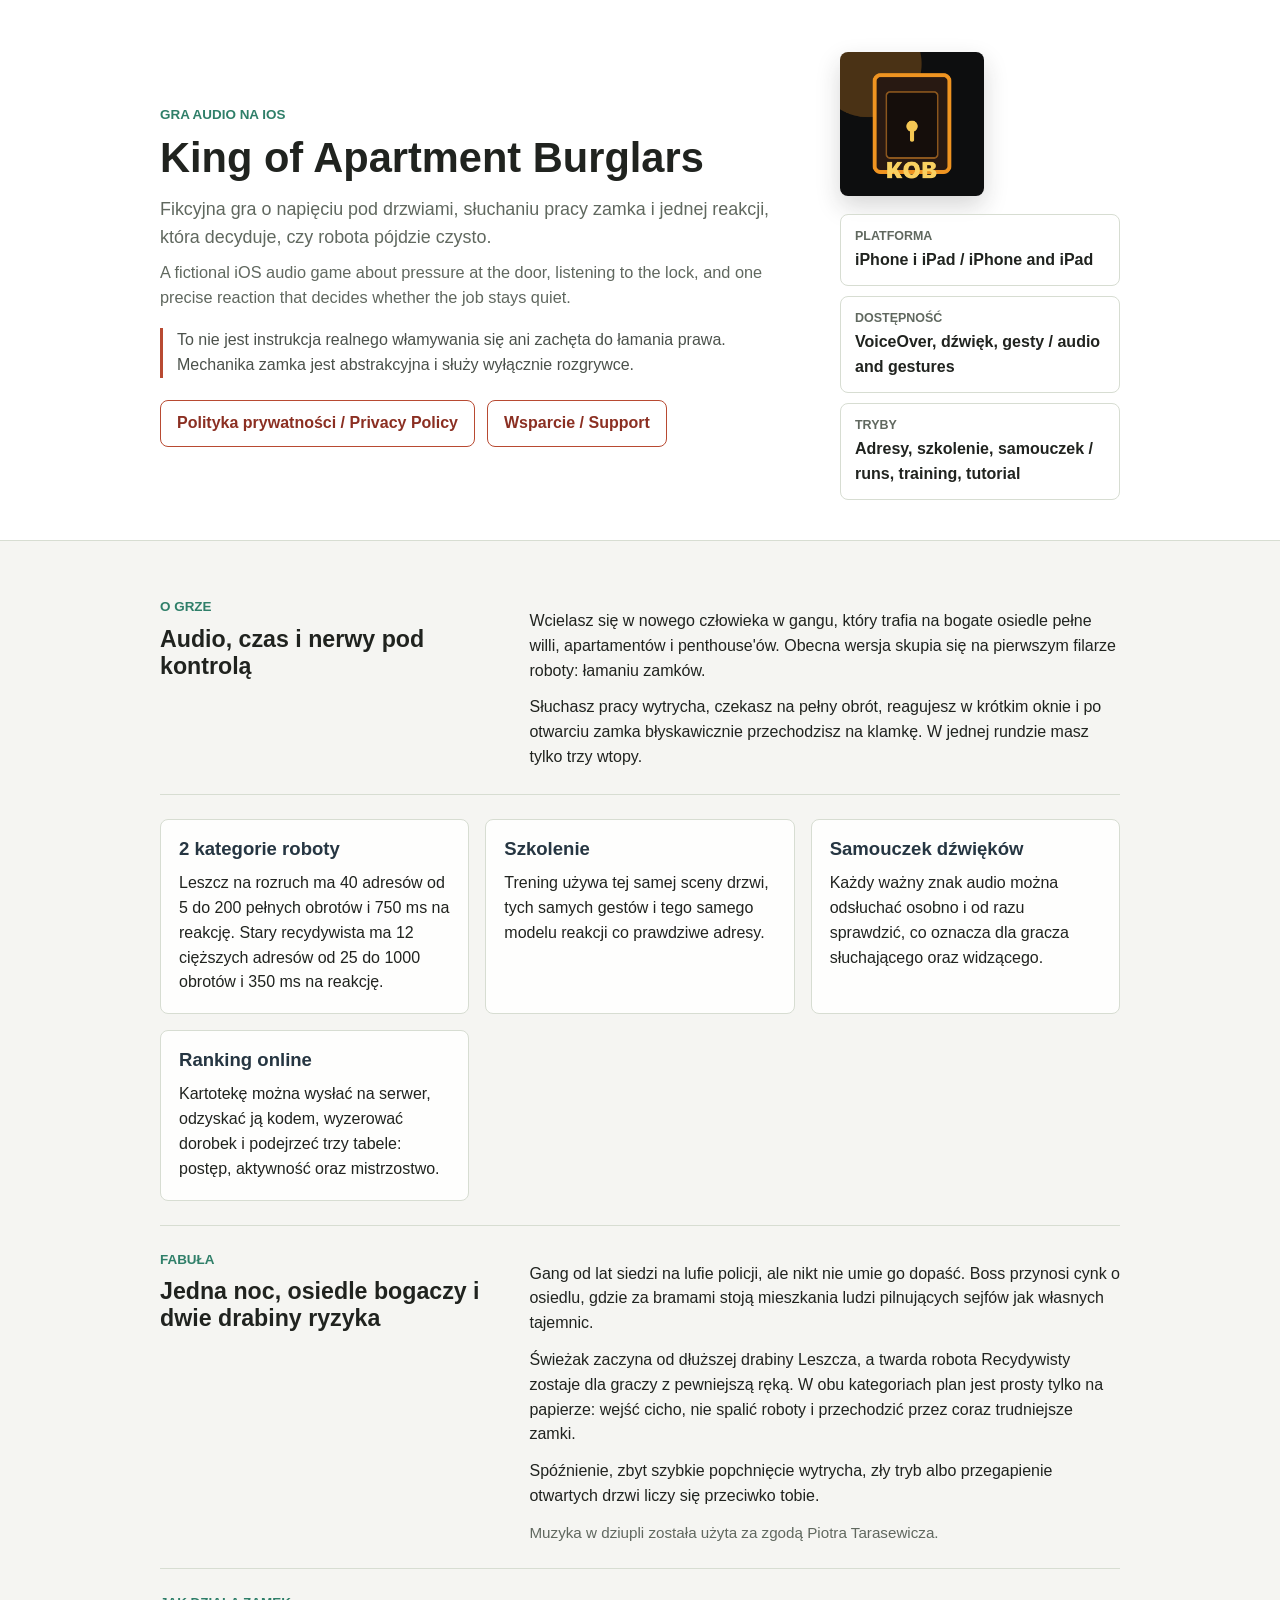
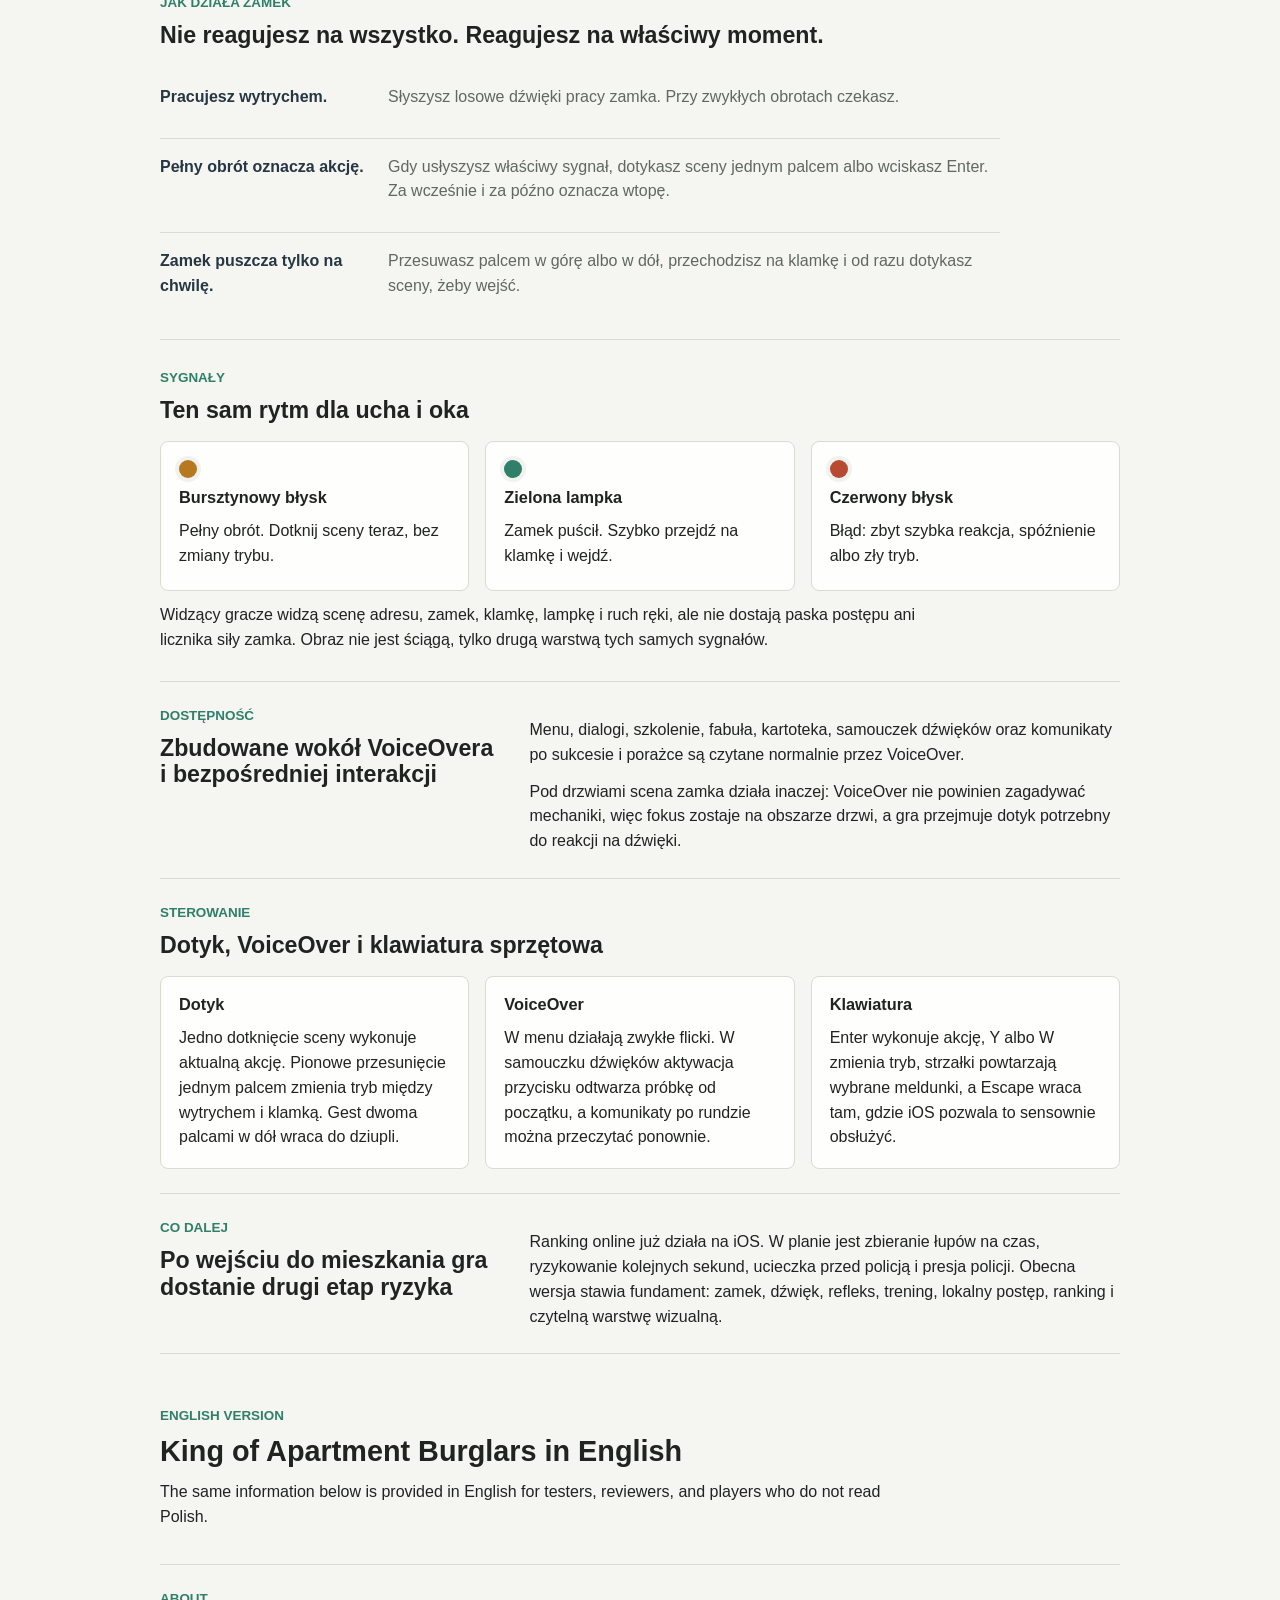
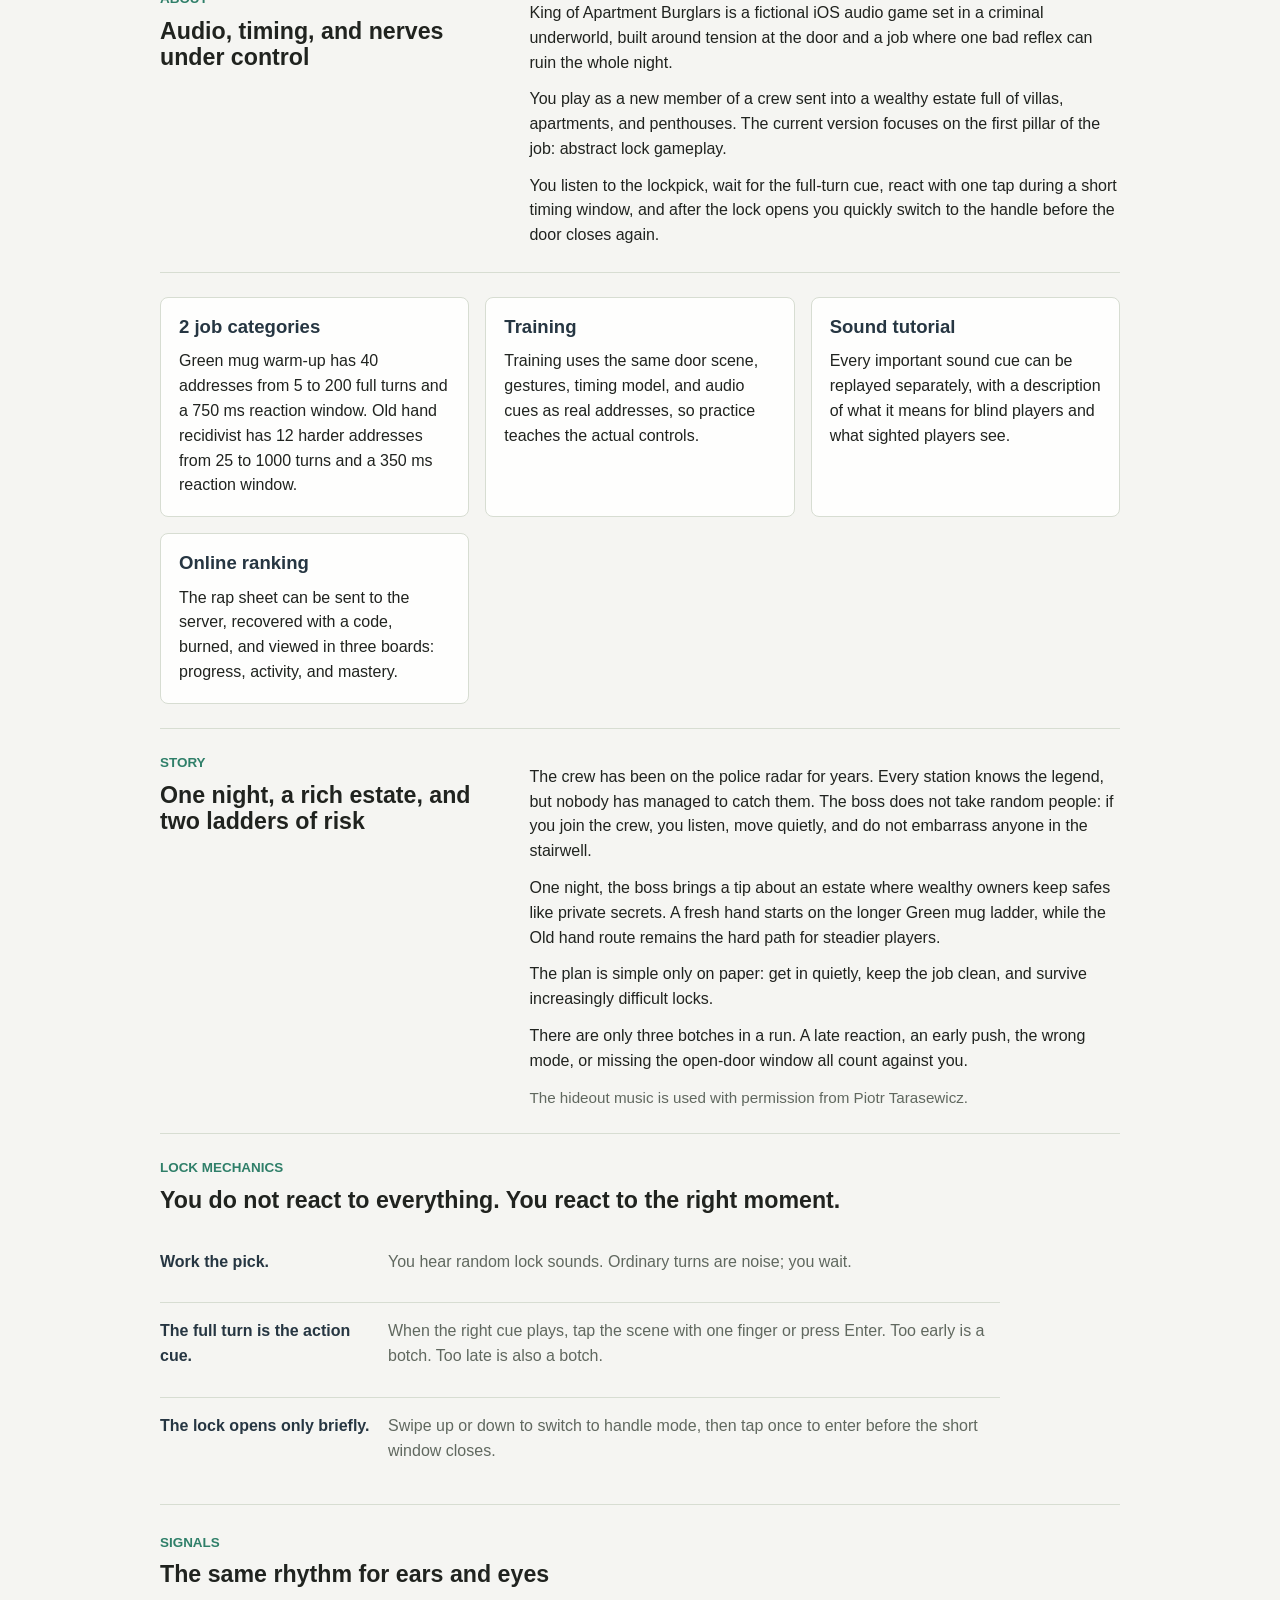
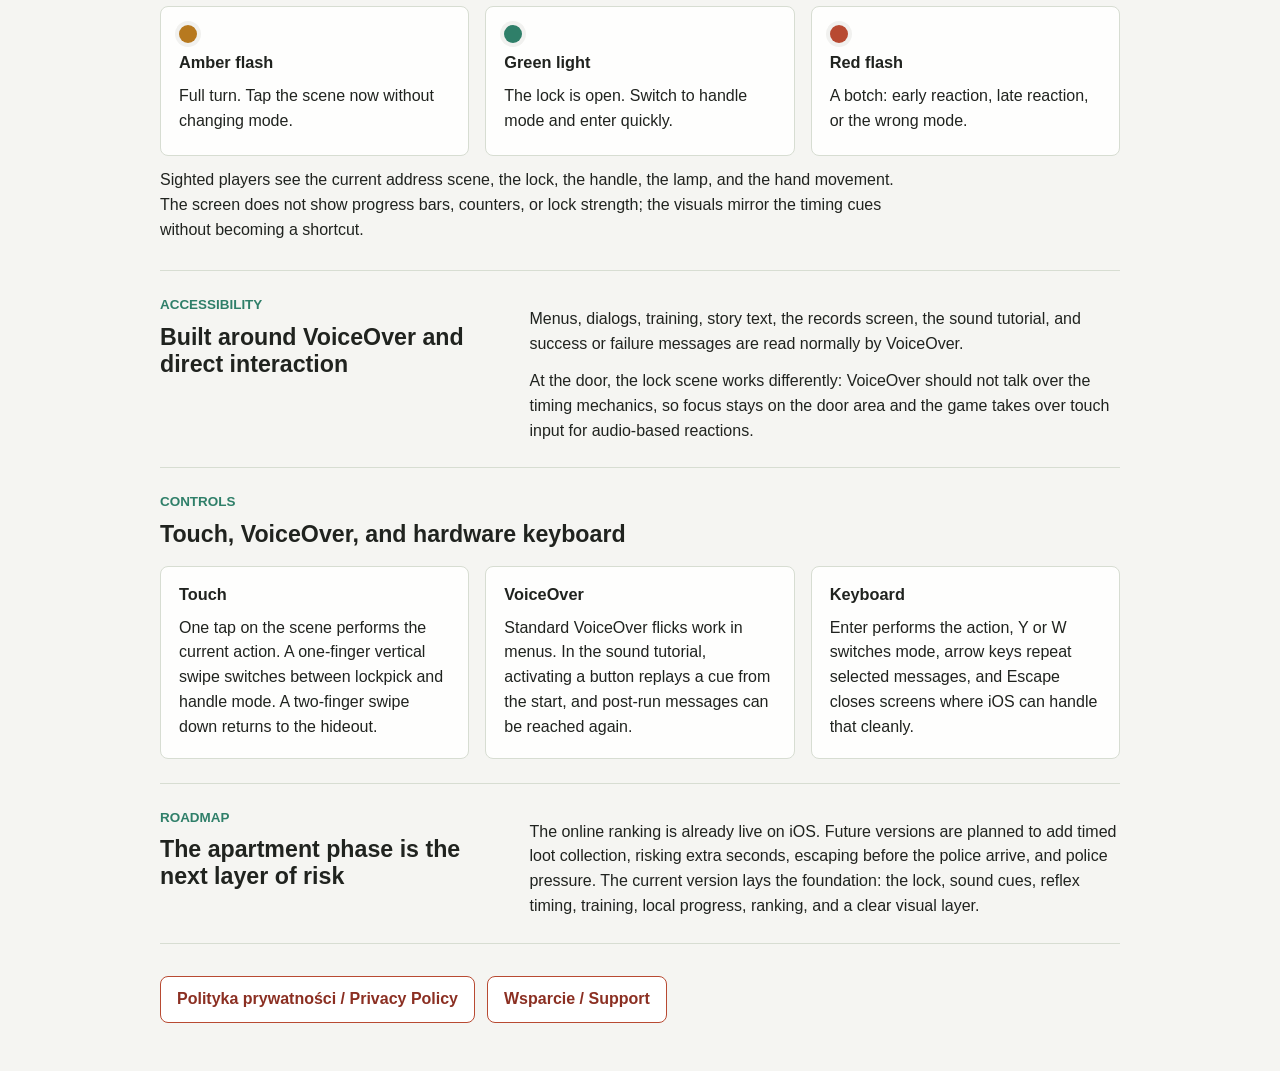
<file: index.html>
<!doctype html>
<html lang="pl">
<head>
  <meta charset="utf-8">
  <meta name="viewport" content="width=device-width, initial-scale=1">
  <title>King of Apartment Burglars</title>
  <meta name="description" content="King of Apartment Burglars to fikcyjna gra audio na iOS o abstrakcyjnych zamkach, VoiceOverze i krótkim oknie reakcji pod drzwiami.">
  <link rel="stylesheet" href="styles.css">
</head>
<body>
  <header class="site-header hero">
    <div class="hero-copy">
      <p class="eyebrow">Gra audio na iOS</p>
      <h1>King of Apartment Burglars</h1>
      <p class="lead">Fikcyjna gra o napięciu pod drzwiami, słuchaniu pracy zamka i jednej reakcji, która decyduje, czy robota pójdzie czysto.</p>
      <p class="lead secondary" lang="en">A fictional iOS audio game about pressure at the door, listening to the lock, and one precise reaction that decides whether the job stays quiet.</p>
      <p class="notice">To nie jest instrukcja realnego włamywania się ani zachęta do łamania prawa. Mechanika zamka jest abstrakcyjna i służy wyłącznie rozgrywce.</p>
      <nav class="link-row hero-actions" aria-label="Product links">
        <a href="privacy/">Polityka prywatności / Privacy Policy</a>
        <a href="support/">Wsparcie / Support</a>
      </nav>
    </div>
    <div class="hero-art" aria-label="Informacje o aplikacji">
      <img src="assets/app-icon.png" alt="Ikona King of Apartment Burglars" class="app-icon large" width="144" height="144">
      <dl class="fact-list">
        <div>
          <dt>Platforma</dt>
          <dd>iPhone i iPad / iPhone and iPad</dd>
        </div>
        <div>
          <dt>Dostępność</dt>
          <dd>VoiceOver, dźwięk, gesty / audio and gestures</dd>
        </div>
        <div>
          <dt>Tryby</dt>
          <dd>Adresy, szkolenie, samouczek / runs, training, tutorial</dd>
        </div>
      </dl>
    </div>
  </header>

  <main>
    <section class="intro-grid" lang="pl">
      <div>
        <p class="eyebrow">O grze</p>
        <h2>Audio, czas i nerwy pod kontrolą</h2>
      </div>
      <div>
        <p>Wcielasz się w nowego człowieka w gangu, który trafia na bogate osiedle pełne willi, apartamentów i penthouse'ów. Obecna wersja skupia się na pierwszym filarze roboty: łamaniu zamków.</p>
        <p>Słuchasz pracy wytrycha, czekasz na pełny obrót, reagujesz w krótkim oknie i po otwarciu zamka błyskawicznie przechodzisz na klamkę. W jednej rundzie masz tylko trzy wtopy.</p>
      </div>
    </section>

    <section class="feature-grid" aria-label="Najważniejsze cechy">
      <article class="feature-card">
        <h2>2 kategorie roboty</h2>
        <p>Leszcz na rozruch ma 40 adresów od 5 do 200 pełnych obrotów i 750 ms na reakcję. Stary recydywista ma 12 cięższych adresów od 25 do 1000 obrotów i 350 ms na reakcję.</p>
      </article>
      <article class="feature-card">
        <h2>Szkolenie</h2>
        <p>Trening używa tej samej sceny drzwi, tych samych gestów i tego samego modelu reakcji co prawdziwe adresy.</p>
      </article>
      <article class="feature-card">
        <h2>Samouczek dźwięków</h2>
        <p>Każdy ważny znak audio można odsłuchać osobno i od razu sprawdzić, co oznacza dla gracza słuchającego oraz widzącego.</p>
      </article>
      <article class="feature-card">
        <h2>Ranking online</h2>
        <p>Kartotekę można wysłać na serwer, odzyskać ją kodem, wyzerować dorobek i podejrzeć trzy tabele: postęp, aktywność oraz mistrzostwo.</p>
      </article>
    </section>

    <section class="split-section" lang="pl">
      <div>
        <p class="eyebrow">Fabuła</p>
        <h2>Jedna noc, osiedle bogaczy i dwie drabiny ryzyka</h2>
      </div>
      <div>
        <p>Gang od lat siedzi na lufie policji, ale nikt nie umie go dopaść. Boss przynosi cynk o osiedlu, gdzie za bramami stoją mieszkania ludzi pilnujących sejfów jak własnych tajemnic.</p>
        <p>Świeżak zaczyna od dłuższej drabiny Leszcza, a twarda robota Recydywisty zostaje dla graczy z pewniejszą ręką. W obu kategoriach plan jest prosty tylko na papierze: wejść cicho, nie spalić roboty i przechodzić przez coraz trudniejsze zamki.</p>
        <p>Spóźnienie, zbyt szybkie popchnięcie wytrycha, zły tryb albo przegapienie otwartych drzwi liczy się przeciwko tobie.</p>
        <p class="small-note">Muzyka w dziupli została użyta za zgodą Piotra Tarasewicza.</p>
      </div>
    </section>

    <section lang="pl">
      <div class="section-heading">
        <p class="eyebrow">Jak działa zamek</p>
        <h2>Nie reagujesz na wszystko. Reagujesz na właściwy moment.</h2>
      </div>
      <ol class="step-list">
        <li>
          <strong>Pracujesz wytrychem.</strong>
          <span>Słyszysz losowe dźwięki pracy zamka. Przy zwykłych obrotach czekasz.</span>
        </li>
        <li>
          <strong>Pełny obrót oznacza akcję.</strong>
          <span>Gdy usłyszysz właściwy sygnał, dotykasz sceny jednym palcem albo wciskasz Enter. Za wcześnie i za późno oznacza wtopę.</span>
        </li>
        <li>
          <strong>Zamek puszcza tylko na chwilę.</strong>
          <span>Przesuwasz palcem w górę albo w dół, przechodzisz na klamkę i od razu dotykasz sceny, żeby wejść.</span>
        </li>
      </ol>
    </section>

    <section class="signal-band" lang="pl">
      <div class="section-heading">
        <p class="eyebrow">Sygnały</p>
        <h2>Ten sam rytm dla ucha i oka</h2>
      </div>
      <div class="signal-grid">
        <article>
          <span class="signal-dot amber"></span>
          <h3>Bursztynowy błysk</h3>
          <p>Pełny obrót. Dotknij sceny teraz, bez zmiany trybu.</p>
        </article>
        <article>
          <span class="signal-dot green"></span>
          <h3>Zielona lampka</h3>
          <p>Zamek puścił. Szybko przejdź na klamkę i wejdź.</p>
        </article>
        <article>
          <span class="signal-dot red"></span>
          <h3>Czerwony błysk</h3>
          <p>Błąd: zbyt szybka reakcja, spóźnienie albo zły tryb.</p>
        </article>
      </div>
      <p>Widzący gracze widzą scenę adresu, zamek, klamkę, lampkę i ruch ręki, ale nie dostają paska postępu ani licznika siły zamka. Obraz nie jest ściągą, tylko drugą warstwą tych samych sygnałów.</p>
    </section>

    <section class="split-section" lang="pl">
      <div>
        <p class="eyebrow">Dostępność</p>
        <h2>Zbudowane wokół VoiceOvera i bezpośredniej interakcji</h2>
      </div>
      <div>
        <p>Menu, dialogi, szkolenie, fabuła, kartoteka, samouczek dźwięków oraz komunikaty po sukcesie i porażce są czytane normalnie przez VoiceOver.</p>
        <p>Pod drzwiami scena zamka działa inaczej: VoiceOver nie powinien zagadywać mechaniki, więc fokus zostaje na obszarze drzwi, a gra przejmuje dotyk potrzebny do reakcji na dźwięki.</p>
      </div>
    </section>

    <section lang="pl">
      <div class="section-heading">
        <p class="eyebrow">Sterowanie</p>
        <h2>Dotyk, VoiceOver i klawiatura sprzętowa</h2>
      </div>
      <div class="control-grid">
        <article>
          <h3>Dotyk</h3>
          <p>Jedno dotknięcie sceny wykonuje aktualną akcję. Pionowe przesunięcie jednym palcem zmienia tryb między wytrychem i klamką. Gest dwoma palcami w dół wraca do dziupli.</p>
        </article>
        <article>
          <h3>VoiceOver</h3>
          <p>W menu działają zwykłe flicki. W samouczku dźwięków aktywacja przycisku odtwarza próbkę od początku, a komunikaty po rundzie można przeczytać ponownie.</p>
        </article>
        <article>
          <h3>Klawiatura</h3>
          <p>Enter wykonuje akcję, Y albo W zmienia tryb, strzałki powtarzają wybrane meldunki, a Escape wraca tam, gdzie iOS pozwala to sensownie obsłużyć.</p>
        </article>
      </div>
    </section>

    <section class="roadmap" lang="pl">
      <div>
        <p class="eyebrow">Co dalej</p>
        <h2>Po wejściu do mieszkania gra dostanie drugi etap ryzyka</h2>
      </div>
      <p>Ranking online już działa na iOS. W planie jest zbieranie łupów na czas, ryzykowanie kolejnych sekund, ucieczka przed policją i presja policji. Obecna wersja stawia fundament: zamek, dźwięk, refleks, trening, lokalny postęp, ranking i czytelną warstwę wizualną.</p>
    </section>

    <section class="language-divider" lang="en" aria-label="English version">
      <p class="eyebrow">English version</p>
      <h2>King of Apartment Burglars in English</h2>
      <p>The same information below is provided in English for testers, reviewers, and players who do not read Polish.</p>
    </section>

    <section class="intro-grid" lang="en">
      <div>
        <p class="eyebrow">About</p>
        <h2>Audio, timing, and nerves under control</h2>
      </div>
      <div>
        <p>King of Apartment Burglars is a fictional iOS audio game set in a criminal underworld, built around tension at the door and a job where one bad reflex can ruin the whole night.</p>
        <p>You play as a new member of a crew sent into a wealthy estate full of villas, apartments, and penthouses. The current version focuses on the first pillar of the job: abstract lock gameplay.</p>
        <p>You listen to the lockpick, wait for the full-turn cue, react with one tap during a short timing window, and after the lock opens you quickly switch to the handle before the door closes again.</p>
      </div>
    </section>

    <section class="feature-grid" aria-label="Main features in English" lang="en">
      <article class="feature-card">
        <h2>2 job categories</h2>
        <p>Green mug warm-up has 40 addresses from 5 to 200 full turns and a 750 ms reaction window. Old hand recidivist has 12 harder addresses from 25 to 1000 turns and a 350 ms reaction window.</p>
      </article>
      <article class="feature-card">
        <h2>Training</h2>
        <p>Training uses the same door scene, gestures, timing model, and audio cues as real addresses, so practice teaches the actual controls.</p>
      </article>
      <article class="feature-card">
        <h2>Sound tutorial</h2>
        <p>Every important sound cue can be replayed separately, with a description of what it means for blind players and what sighted players see.</p>
      </article>
      <article class="feature-card">
        <h2>Online ranking</h2>
        <p>The rap sheet can be sent to the server, recovered with a code, burned, and viewed in three boards: progress, activity, and mastery.</p>
      </article>
    </section>

    <section class="split-section" lang="en">
      <div>
        <p class="eyebrow">Story</p>
        <h2>One night, a rich estate, and two ladders of risk</h2>
      </div>
      <div>
        <p>The crew has been on the police radar for years. Every station knows the legend, but nobody has managed to catch them. The boss does not take random people: if you join the crew, you listen, move quietly, and do not embarrass anyone in the stairwell.</p>
        <p>One night, the boss brings a tip about an estate where wealthy owners keep safes like private secrets. A fresh hand starts on the longer Green mug ladder, while the Old hand route remains the hard path for steadier players.</p>
        <p>The plan is simple only on paper: get in quietly, keep the job clean, and survive increasingly difficult locks.</p>
        <p>There are only three botches in a run. A late reaction, an early push, the wrong mode, or missing the open-door window all count against you.</p>
        <p class="small-note">The hideout music is used with permission from Piotr Tarasewicz.</p>
      </div>
    </section>

    <section lang="en">
      <div class="section-heading">
        <p class="eyebrow">Lock mechanics</p>
        <h2>You do not react to everything. You react to the right moment.</h2>
      </div>
      <ol class="step-list">
        <li>
          <strong>Work the pick.</strong>
          <span>You hear random lock sounds. Ordinary turns are noise; you wait.</span>
        </li>
        <li>
          <strong>The full turn is the action cue.</strong>
          <span>When the right cue plays, tap the scene with one finger or press Enter. Too early is a botch. Too late is also a botch.</span>
        </li>
        <li>
          <strong>The lock opens only briefly.</strong>
          <span>Swipe up or down to switch to handle mode, then tap once to enter before the short window closes.</span>
        </li>
      </ol>
    </section>

    <section class="signal-band" lang="en">
      <div class="section-heading">
        <p class="eyebrow">Signals</p>
        <h2>The same rhythm for ears and eyes</h2>
      </div>
      <div class="signal-grid">
        <article>
          <span class="signal-dot amber"></span>
          <h3>Amber flash</h3>
          <p>Full turn. Tap the scene now without changing mode.</p>
        </article>
        <article>
          <span class="signal-dot green"></span>
          <h3>Green light</h3>
          <p>The lock is open. Switch to handle mode and enter quickly.</p>
        </article>
        <article>
          <span class="signal-dot red"></span>
          <h3>Red flash</h3>
          <p>A botch: early reaction, late reaction, or the wrong mode.</p>
        </article>
      </div>
      <p>Sighted players see the current address scene, the lock, the handle, the lamp, and the hand movement. The screen does not show progress bars, counters, or lock strength; the visuals mirror the timing cues without becoming a shortcut.</p>
    </section>

    <section class="split-section" lang="en">
      <div>
        <p class="eyebrow">Accessibility</p>
        <h2>Built around VoiceOver and direct interaction</h2>
      </div>
      <div>
        <p>Menus, dialogs, training, story text, the records screen, the sound tutorial, and success or failure messages are read normally by VoiceOver.</p>
        <p>At the door, the lock scene works differently: VoiceOver should not talk over the timing mechanics, so focus stays on the door area and the game takes over touch input for audio-based reactions.</p>
      </div>
    </section>

    <section lang="en">
      <div class="section-heading">
        <p class="eyebrow">Controls</p>
        <h2>Touch, VoiceOver, and hardware keyboard</h2>
      </div>
      <div class="control-grid">
        <article>
          <h3>Touch</h3>
          <p>One tap on the scene performs the current action. A one-finger vertical swipe switches between lockpick and handle mode. A two-finger swipe down returns to the hideout.</p>
        </article>
        <article>
          <h3>VoiceOver</h3>
          <p>Standard VoiceOver flicks work in menus. In the sound tutorial, activating a button replays a cue from the start, and post-run messages can be reached again.</p>
        </article>
        <article>
          <h3>Keyboard</h3>
          <p>Enter performs the action, Y or W switches mode, arrow keys repeat selected messages, and Escape closes screens where iOS can handle that cleanly.</p>
        </article>
      </div>
    </section>

    <section class="roadmap" lang="en">
      <div>
        <p class="eyebrow">Roadmap</p>
        <h2>The apartment phase is the next layer of risk</h2>
      </div>
      <p>The online ranking is already live on iOS. Future versions are planned to add timed loot collection, risking extra seconds, escaping before the police arrive, and police pressure. The current version lays the foundation: the lock, sound cues, reflex timing, training, local progress, ranking, and a clear visual layer.</p>
    </section>

    <nav class="link-row footer-links" aria-label="Product links">
      <a href="privacy/">Polityka prywatności / Privacy Policy</a>
      <a href="support/">Wsparcie / Support</a>
    </nav>
  </main>
</body>
</html>
</file>
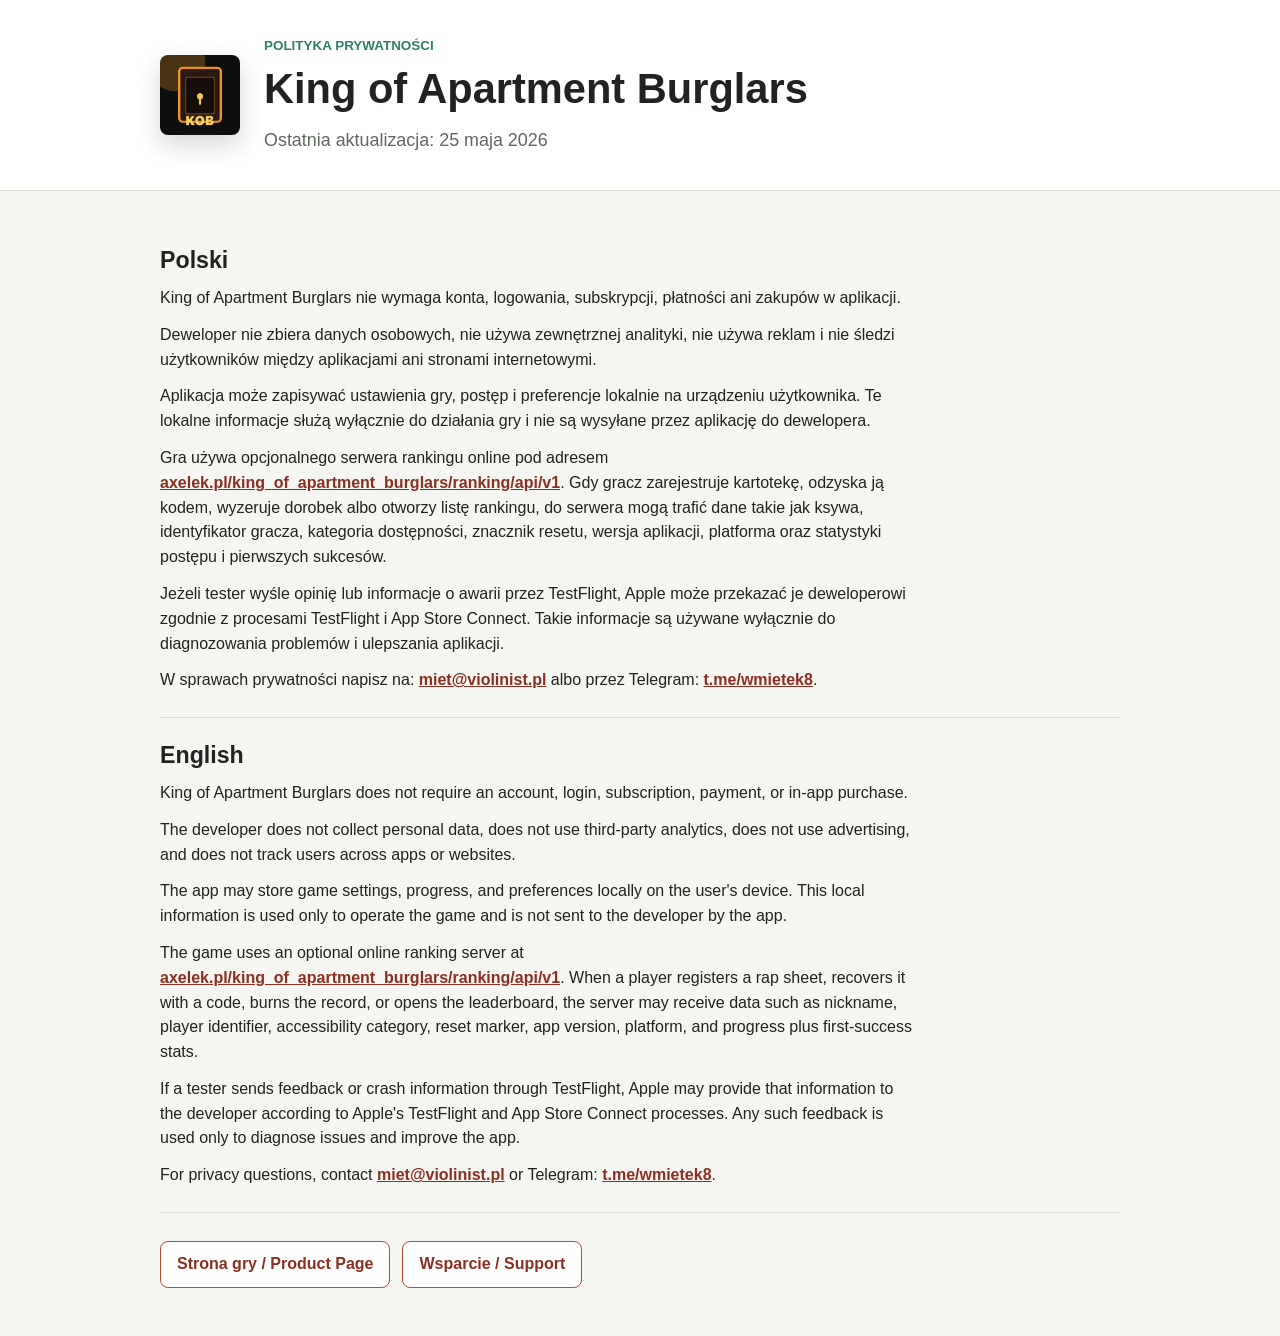
<file: privacy/index.html>
<!doctype html>
<html lang="pl">
<head>
  <meta charset="utf-8">
  <meta name="viewport" content="width=device-width, initial-scale=1">
  <title>Polityka prywatności - King of Apartment Burglars</title>
  <meta name="description" content="Polityka prywatności i privacy policy dla King of Apartment Burglars.">
  <link rel="stylesheet" href="../styles.css">
</head>
<body>
  <header class="site-header compact">
    <img src="../assets/app-icon.png" alt="" class="app-icon" width="80" height="80">
    <div>
      <p class="eyebrow">Polityka prywatności</p>
      <h1>King of Apartment Burglars</h1>
      <p class="lead">Ostatnia aktualizacja: 25 maja 2026</p>
    </div>
  </header>

  <main>
    <section lang="pl">
      <h2>Polski</h2>
      <p>King of Apartment Burglars nie wymaga konta, logowania, subskrypcji, płatności ani zakupów w aplikacji.</p>
      <p>Deweloper nie zbiera danych osobowych, nie używa zewnętrznej analityki, nie używa reklam i nie śledzi użytkowników między aplikacjami ani stronami internetowymi.</p>
      <p>Aplikacja może zapisywać ustawienia gry, postęp i preferencje lokalnie na urządzeniu użytkownika. Te lokalne informacje służą wyłącznie do działania gry i nie są wysyłane przez aplikację do dewelopera.</p>
      <p>Gra używa opcjonalnego serwera rankingu online pod adresem <a href="https://axelek.pl/king_of_apartment_burglars/ranking/api/v1">axelek.pl/king_of_apartment_burglars/ranking/api/v1</a>. Gdy gracz zarejestruje kartotekę, odzyska ją kodem, wyzeruje dorobek albo otworzy listę rankingu, do serwera mogą trafić dane takie jak ksywa, identyfikator gracza, kategoria dostępności, znacznik resetu, wersja aplikacji, platforma oraz statystyki postępu i pierwszych sukcesów.</p>
      <p>Jeżeli tester wyśle opinię lub informacje o awarii przez TestFlight, Apple może przekazać je deweloperowi zgodnie z procesami TestFlight i App Store Connect. Takie informacje są używane wyłącznie do diagnozowania problemów i ulepszania aplikacji.</p>
      <p>W sprawach prywatności napisz na: <a href="mailto:miet@violinist.pl">miet@violinist.pl</a> albo przez Telegram: <a href="https://t.me/wmietek8">t.me/wmietek8</a>.</p>
    </section>

    <section lang="en">
      <h2>English</h2>
      <p>King of Apartment Burglars does not require an account, login, subscription, payment, or in-app purchase.</p>
      <p>The developer does not collect personal data, does not use third-party analytics, does not use advertising, and does not track users across apps or websites.</p>
      <p>The app may store game settings, progress, and preferences locally on the user's device. This local information is used only to operate the game and is not sent to the developer by the app.</p>
      <p>The game uses an optional online ranking server at <a href="https://axelek.pl/king_of_apartment_burglars/ranking/api/v1">axelek.pl/king_of_apartment_burglars/ranking/api/v1</a>. When a player registers a rap sheet, recovers it with a code, burns the record, or opens the leaderboard, the server may receive data such as nickname, player identifier, accessibility category, reset marker, app version, platform, and progress plus first-success stats.</p>
      <p>If a tester sends feedback or crash information through TestFlight, Apple may provide that information to the developer according to Apple's TestFlight and App Store Connect processes. Any such feedback is used only to diagnose issues and improve the app.</p>
      <p>For privacy questions, contact <a href="mailto:miet@violinist.pl">miet@violinist.pl</a> or Telegram: <a href="https://t.me/wmietek8">t.me/wmietek8</a>.</p>
    </section>

    <nav class="link-row" aria-label="Product links">
      <a href="../">Strona gry / Product Page</a>
      <a href="../support/">Wsparcie / Support</a>
    </nav>
  </main>
</body>
</html>
</file>
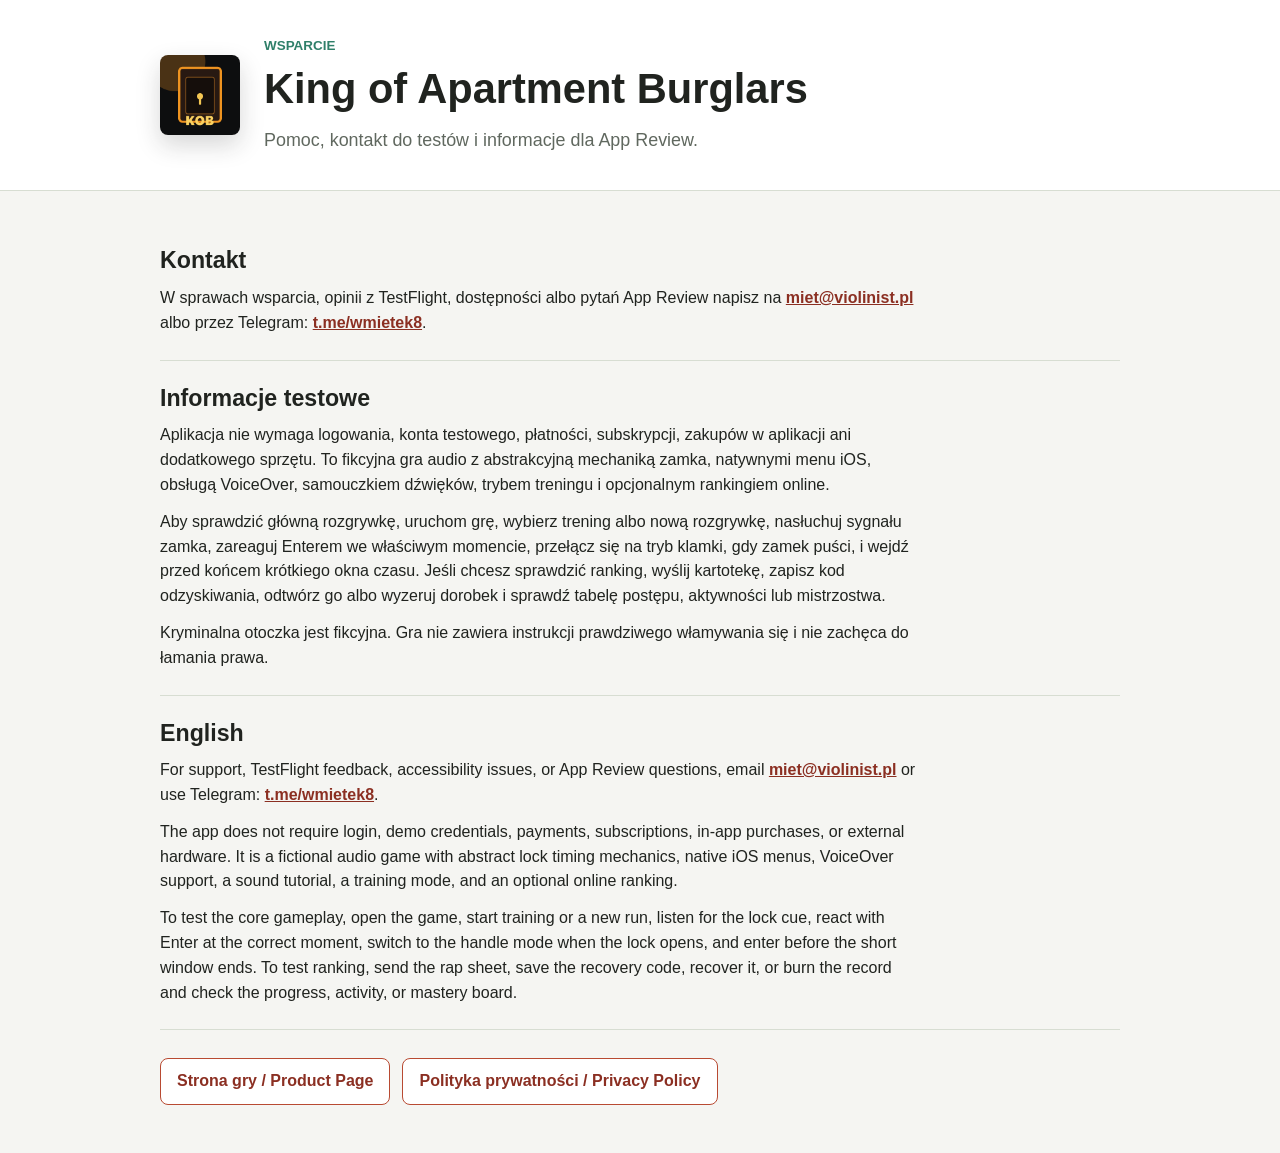
<file: support/index.html>
<!doctype html>
<html lang="pl">
<head>
  <meta charset="utf-8">
  <meta name="viewport" content="width=device-width, initial-scale=1">
  <title>Wsparcie - King of Apartment Burglars</title>
  <meta name="description" content="Wsparcie, kontakt i informacje testowe dla King of Apartment Burglars.">
  <link rel="stylesheet" href="../styles.css">
</head>
<body>
  <header class="site-header compact">
    <img src="../assets/app-icon.png" alt="" class="app-icon" width="80" height="80">
    <div>
      <p class="eyebrow">Wsparcie</p>
      <h1>King of Apartment Burglars</h1>
      <p class="lead">Pomoc, kontakt do testów i informacje dla App Review.</p>
    </div>
  </header>

  <main>
    <section lang="pl">
      <h2>Kontakt</h2>
      <p>W sprawach wsparcia, opinii z TestFlight, dostępności albo pytań App Review napisz na <a href="mailto:miet@violinist.pl">miet@violinist.pl</a> albo przez Telegram: <a href="https://t.me/wmietek8">t.me/wmietek8</a>.</p>
    </section>

    <section lang="pl">
      <h2>Informacje testowe</h2>
      <p>Aplikacja nie wymaga logowania, konta testowego, płatności, subskrypcji, zakupów w aplikacji ani dodatkowego sprzętu. To fikcyjna gra audio z abstrakcyjną mechaniką zamka, natywnymi menu iOS, obsługą VoiceOver, samouczkiem dźwięków, trybem treningu i opcjonalnym rankingiem online.</p>
      <p>Aby sprawdzić główną rozgrywkę, uruchom grę, wybierz trening albo nową rozgrywkę, nasłuchuj sygnału zamka, zareaguj Enterem we właściwym momencie, przełącz się na tryb klamki, gdy zamek puści, i wejdź przed końcem krótkiego okna czasu. Jeśli chcesz sprawdzić ranking, wyślij kartotekę, zapisz kod odzyskiwania, odtwórz go albo wyzeruj dorobek i sprawdź tabelę postępu, aktywności lub mistrzostwa.</p>
      <p>Kryminalna otoczka jest fikcyjna. Gra nie zawiera instrukcji prawdziwego włamywania się i nie zachęca do łamania prawa.</p>
    </section>

    <section lang="en">
      <h2>English</h2>
      <p>For support, TestFlight feedback, accessibility issues, or App Review questions, email <a href="mailto:miet@violinist.pl">miet@violinist.pl</a> or use Telegram: <a href="https://t.me/wmietek8">t.me/wmietek8</a>.</p>
      <p>The app does not require login, demo credentials, payments, subscriptions, in-app purchases, or external hardware. It is a fictional audio game with abstract lock timing mechanics, native iOS menus, VoiceOver support, a sound tutorial, a training mode, and an optional online ranking.</p>
      <p>To test the core gameplay, open the game, start training or a new run, listen for the lock cue, react with Enter at the correct moment, switch to the handle mode when the lock opens, and enter before the short window ends. To test ranking, send the rap sheet, save the recovery code, recover it, or burn the record and check the progress, activity, or mastery board.</p>
    </section>

    <nav class="link-row" aria-label="Product links">
      <a href="../">Strona gry / Product Page</a>
      <a href="../privacy/">Polityka prywatności / Privacy Policy</a>
    </nav>
  </main>
</body>
</html>
</file>
<file: styles.css>
:root {
  color-scheme: light;
  --bg: #f5f5f2;
  --text: #20231f;
  --muted: #60685f;
  --line: #d7ddd2;
  --panel: #ffffff;
  --accent: #b84a32;
  --accent-2: #2f7f69;
  --ink: #263642;
  --gold: #b7791f;
  --link: #8b2f22;
}

* {
  box-sizing: border-box;
}

body {
  margin: 0;
  min-height: 100vh;
  background: var(--bg);
  color: var(--text);
  font-family: -apple-system, BlinkMacSystemFont, "Segoe UI", sans-serif;
  line-height: 1.55;
}

.site-header {
  display: grid;
  grid-template-columns: auto minmax(0, 1fr);
  gap: 24px;
  align-items: center;
  padding: 48px max(24px, calc((100vw - 960px) / 2));
  background: #ffffff;
  border-bottom: 1px solid var(--line);
}

.site-header.hero {
  grid-template-columns: minmax(0, 1fr) 280px;
  gap: 40px;
  align-items: stretch;
  padding-top: 52px;
  padding-bottom: 40px;
  background: #ffffff;
}

.site-header.compact {
  padding-top: 36px;
  padding-bottom: 36px;
}

.hero-copy {
  display: flex;
  min-width: 0;
  flex-direction: column;
  justify-content: center;
}

.hero-art {
  display: grid;
  align-content: center;
  gap: 18px;
  min-width: 0;
}

.app-icon {
  display: block;
  border-radius: 8px;
  box-shadow: 0 10px 24px rgba(31, 35, 32, 0.18);
}

.app-icon.large {
  width: 144px;
  height: 144px;
}

.eyebrow {
  margin: 0 0 8px;
  color: var(--accent-2);
  font-size: 0.84rem;
  font-weight: 700;
  text-transform: uppercase;
}

h1,
h2,
h3 {
  margin: 0;
  line-height: 1.15;
}

h1 {
  font-size: 2.6rem;
  max-width: 680px;
}

h2 {
  font-size: 1.45rem;
}

h3 {
  font-size: 1.02rem;
}

.lead {
  max-width: 720px;
  margin: 14px 0 0;
  color: var(--muted);
  font-size: 1.12rem;
}

.lead.secondary {
  margin-top: 8px;
  font-size: 1.02rem;
}

.notice {
  max-width: 760px;
  margin-top: 18px;
  padding-left: 14px;
  border-left: 3px solid var(--accent);
  color: #4b514b;
}

main {
  width: min(960px, calc(100% - 48px));
  margin: 0 auto;
  padding: 32px 0 48px;
}

section {
  padding: 24px 0;
  border-bottom: 1px solid var(--line);
}

.intro-grid,
.split-section,
.roadmap {
  display: grid;
  grid-template-columns: minmax(180px, 0.8fr) minmax(0, 1.4fr);
  gap: 32px;
  align-items: start;
}

p {
  max-width: 760px;
  margin: 12px 0 0;
}

.small-note {
  color: var(--muted);
  font-size: 0.95rem;
}

a {
  color: var(--link);
  font-weight: 650;
}

.link-row {
  display: flex;
  flex-wrap: wrap;
  gap: 12px;
  margin-top: 28px;
}

.link-row a {
  display: inline-flex;
  min-height: 44px;
  align-items: center;
  justify-content: center;
  padding: 10px 16px;
  border: 1px solid var(--accent);
  border-radius: 8px;
  background: var(--panel);
  text-decoration: none;
}

.link-row a:hover,
.link-row a:focus-visible {
  background: #fff0ec;
}

.hero-actions {
  margin-top: 22px;
}

.footer-links {
  padding-top: 4px;
}

.fact-list {
  display: grid;
  gap: 10px;
  margin: 0;
}

.fact-list div,
.feature-card,
.control-grid article,
.signal-grid article {
  border: 1px solid var(--line);
  border-radius: 8px;
  background: rgba(255, 255, 255, 0.88);
}

.fact-list div {
  padding: 12px 14px;
}

.fact-list dt {
  color: var(--muted);
  font-size: 0.78rem;
  font-weight: 700;
  text-transform: uppercase;
}

.fact-list dd {
  margin: 2px 0 0;
  color: var(--text);
  font-weight: 700;
}

.feature-grid,
.control-grid,
.signal-grid {
  display: grid;
  gap: 16px;
}

.feature-grid {
  grid-template-columns: repeat(3, minmax(0, 1fr));
}

.control-grid,
.signal-grid {
  grid-template-columns: repeat(3, minmax(0, 1fr));
  margin-top: 18px;
}

.feature-card,
.control-grid article,
.signal-grid article {
  padding: 18px;
}

.feature-card h2 {
  color: var(--ink);
  font-size: 1.16rem;
}

.section-heading {
  max-width: 760px;
}

.step-list {
  display: grid;
  gap: 12px;
  max-width: 840px;
  margin: 20px 0 0;
  padding: 0;
  list-style: none;
}

.step-list li {
  display: grid;
  grid-template-columns: 210px minmax(0, 1fr);
  gap: 18px;
  padding: 16px 0;
  border-top: 1px solid var(--line);
}

.step-list li:first-child {
  border-top: 0;
}

.step-list strong {
  color: var(--ink);
}

.step-list span {
  color: var(--muted);
}

.signal-band {
  padding: 28px 0;
}

.signal-grid article {
  position: relative;
  min-height: 150px;
  padding-top: 46px;
}

.signal-dot {
  position: absolute;
  top: 18px;
  left: 18px;
  width: 18px;
  height: 18px;
  border-radius: 50%;
  box-shadow: 0 0 0 4px rgba(32, 35, 31, 0.06);
}

.signal-dot.amber {
  background: var(--gold);
}

.signal-dot.green {
  background: var(--accent-2);
}

.signal-dot.red {
  background: var(--accent);
}

.language-divider {
  margin-top: 18px;
  padding: 34px 0;
}

.language-divider h2 {
  font-size: 1.8rem;
}

@media (max-width: 620px) {
  .site-header {
    grid-template-columns: 1fr;
    gap: 18px;
    padding: 32px 24px;
  }

  .site-header.hero {
    grid-template-columns: 1fr;
    gap: 24px;
  }

  h1 {
    font-size: 1.8rem;
  }

  main {
    width: calc(100% - 32px);
  }

  .intro-grid,
  .split-section,
  .roadmap,
  .feature-grid,
  .control-grid,
  .signal-grid,
  .step-list li {
    grid-template-columns: 1fr;
  }

  .step-list li {
    gap: 6px;
  }
}
</file>
